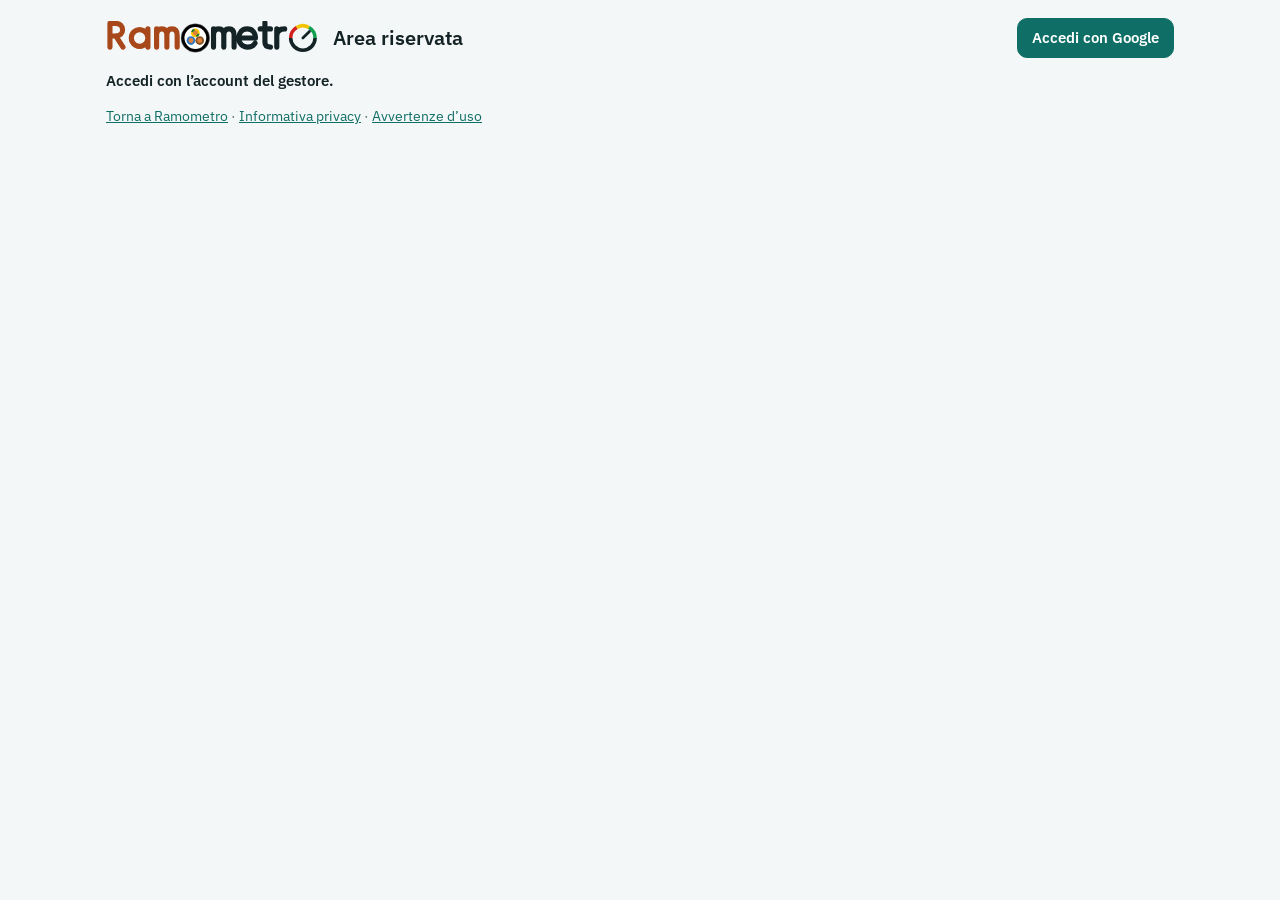
<file: admin.html>
<!DOCTYPE html>
<html lang="it">
<head>
<meta charset="utf-8">
<meta name="viewport" content="width=device-width, initial-scale=1">
<meta name="color-scheme" content="light dark">
<meta name="robots" content="noindex">
<meta name="theme-color" content="#0f6f66">
<title>Area riservata · Ramometro</title>
<link rel="icon" href="icons/icon-192x192.png">
<style>
@import url("fonts/fonts.css");
:root{--cu:#a8481a;--accent:#0f6f66;--ink:#142326;--muted:#566b70;--line:#d5dee1;--bg:#f4f7f7;--surface:#fff;--tint:#e4f1ef;--neg:#c0302b}
@media (prefers-color-scheme:dark){:root{--cu:#e5905a;--accent:#5cc3b8;--ink:#e6eef0;--muted:#9fb3b7;--line:#2b3b3f;--bg:#0f1719;--surface:#16211f;--tint:#1d2f2c;--neg:#ff7a72}}
*{box-sizing:border-box}
body{margin:0;background:var(--bg);color:var(--ink);font:15px/1.5 "IBM Plex Sans",system-ui,sans-serif}
main{max-width:1100px;margin:0 auto;padding:18px 16px 48px}
header{display:flex;align-items:center;gap:12px;flex-wrap:wrap;margin-bottom:12px}
header .wmk{display:block;height:34px}header .wmk svg{height:100%;width:auto;display:block}
header b{font-family:"Archivo Black",system-ui,sans-serif;font-size:1.2em}
header .sp{flex:1}
h1{font-size:1.35em;margin:0}
h2{font-family:"IBM Plex Sans Condensed","IBM Plex Sans",sans-serif;font-weight:600;font-size:1.15em;color:var(--accent);margin:4px 0 8px}
section{background:var(--surface);border:1px solid var(--line);border-radius:14px;padding:14px 16px;margin:12px 0}
button,input{font:inherit}
button{min-height:40px;padding:0 14px;border-radius:10px;border:1px solid var(--line);background:var(--surface);color:var(--ink);font-weight:600;cursor:pointer;transition:background .15s,border-color .15s}
button:hover:not(:disabled){border-color:var(--accent);background:var(--tint)}
button:disabled{opacity:.45;cursor:not-allowed}
button.p{background:var(--accent);color:#fff;border-color:var(--accent)}
button.bad{color:var(--neg)}
input{min-height:40px;padding:0 10px;border:1px solid var(--line);border-radius:10px;background:var(--surface);color:var(--ink)}
label{display:inline-flex;flex-direction:column;gap:4px;font-size:.9em;color:var(--muted)}
.row{display:flex;gap:12px;align-items:flex-end;flex-wrap:wrap}
.mut{color:var(--muted);font-size:.9em}
.msg{min-height:1.4em;font-weight:600;margin:6px 0}.msg.bad{color:var(--neg)}
.tw{overflow-x:auto}
table{border-collapse:collapse;width:100%;font-size:.92em}
th,td{border-bottom:1px solid var(--line);padding:7px 8px;text-align:left;white-space:nowrap}
th{background:var(--tint);font-weight:600}
td.code{font-family:ui-monospace,Menlo,monospace;font-weight:700;letter-spacing:.06em}
td.acts{display:flex;gap:6px}
td.acts button{min-height:34px;padding:0 10px}
.seg{display:inline-flex;border:1px solid var(--line);border-radius:10px;overflow:hidden}
.seg label{flex-direction:row;align-items:center;gap:0;color:var(--ink);font-size:1em}
.seg input{position:absolute;opacity:0;pointer-events:none}
.seg span{display:inline-flex;align-items:center;min-height:40px;padding:0 16px;cursor:pointer;font-weight:600;transition:background .15s}
.seg label:hover span{background:var(--tint)}
.seg input:checked+span{background:var(--accent);color:#fff}
.seg input:focus-visible+span{outline:2px solid var(--accent);outline-offset:-2px}
label.ck{flex-direction:row;align-items:center;gap:8px;color:var(--ink);font-size:1em;min-height:40px}
label.ck input{width:20px;height:20px;min-height:0;accent-color:var(--accent)}
.bars{display:grid;grid-template-columns:auto 1fr auto;gap:6px 10px;align-items:center;font-size:.92em}
.bars i{display:block;height:10px;border-radius:5px;background:var(--accent)}
details summary{cursor:pointer}
@media (max-width:640px){
table.rq thead{display:none}
table.rq,table.rq tbody,table.rq tr,table.rq td{display:block;width:100%}
table.rq tr{padding:10px 0;border-bottom:1px solid var(--line)}
table.rq td{border:0;padding:2px 0;white-space:normal}
table.rq td.code{font-size:1.2em}
table.rq td[data-l]::before{content:attr(data-l) ": ";color:var(--muted)}
table.rq td.acts{display:flex;flex-wrap:wrap;gap:8px;padding-top:8px}
table.rq td.acts button{min-height:40px}
}
.kpis{display:grid;grid-template-columns:repeat(auto-fit,minmax(170px,1fr));gap:10px}
.kpi{border:1px solid var(--line);border-radius:12px;padding:10px 12px;display:flex;flex-direction:column}
.kpi b{font-size:1.6em;line-height:1.2}
.kpi small{color:var(--muted)}
#chart svg{width:100%;height:auto;display:block}
#chart rect{fill:var(--accent)}
#chart line{stroke:var(--line)}
#chart text{fill:var(--muted);font-size:12px}
</style>
</head>
<body>
<main>
<header><span class="wmk" role="img" aria-label="Ramometro"><svg viewBox="-10 -66 545 86" aria-hidden="true" focusable="false"><g stroke-linecap="round" stroke-linejoin="round" fill="none" stroke-width="13"><path d="M0 0V-60H14C25-60 32-53.5 32-44S25-28 14-28H0M15-28L33 0" style="stroke:var(--cu)"/></g><g transform="translate(15 0)"><g stroke-linecap="round" stroke-linejoin="round" fill="none" stroke-width="13"><path d="M39-23A21 21 0 1 1 39-22.9M81-46V0M103 0V-46M103-30C103-42 109-46 116-46S129-42 129-30V0M129-30C129-42 135-46 142-46S155-42 155-30V0" style="stroke:var(--cu)"/><path transform="translate(12 0)" d="M235 0V-46M235-30C235-42 241-46 248-46S261-42 261-30V0M261-30C261-42 267-46 274-46S287-42 287-30V0M299-23H341C341-37 333-46 320-46S299-36 299-23S308 0 321 0C330 0 337-4 340-10M365-62V-12C365-4 370 0 379 0M353-46H379M395 0V-46M395-28Q395-46 415-46" style="stroke:var(--ink)"/></g><g transform="translate(201 -23) scale(1.02) translate(-201 23)"><circle cx="201" cy="-23" r="35.5" fill="#000" stroke="#8a9094" stroke-width="1"/><circle cx="201" cy="-23" r="27" fill="#fff"/><circle cx="201" cy="-35.6" r="10.8" fill="#ffc400"/><path d="M201 -35.6L211.43 -32.8A10.8 10.8 0 0 1 203.8 -25.17Z" fill="#157a35"/><path d="M201 -35.6L190.57 -38.4A10.8 10.8 0 0 1 198.2 -46.03Z" fill="#157a35"/><circle cx="190.1" cy="-16.7" r="10.8" fill="#2f78c4"/><circle cx="211.9" cy="-16.7" r="10.8" fill="#8a5426"/><circle cx="201" cy="-35.6" r="6" fill="#e0833a"/><circle cx="190.1" cy="-16.7" r="6" fill="#e0833a"/><circle cx="211.9" cy="-16.7" r="6" fill="#e0833a"/></g><path d="M442.1-23A30.9 30.9 0 0 1 457.55-49.76" fill="none" stroke="#d3201f" stroke-width="9"/><path d="M457.55-49.76A30.9 30.9 0 0 1 488.45-49.76" fill="none" stroke="#f5c400" stroke-width="9"/><path d="M488.45-49.76A30.9 30.9 0 0 1 503.9-23" fill="none" stroke="#12a150" stroke-width="9"/><path d="M503.9-23A30.9 30.9 0 0 1 442.1-23" fill="none" stroke="var(--ink)" stroke-width="9"/><line x1="473" y1="-23" x2="489.7" y2="-39.7" stroke="var(--ink)" stroke-width="7" stroke-linecap="round"/></g></svg></span><h1>Area riservata</h1><span class="sp"></span><span class="mut" id="who"></span><button id="in" class="p">Accedi con Google</button><button id="out" hidden>Esci</button></header>
<p class="msg" id="msg" role="status" aria-live="polite"></p>
<div id="app" hidden>
<section>
<h2>Accesso</h2>
<p class="mut">Chi apre l’app per la prima volta chiede l’accesso: tu lo approvi a mano, oppure l’app lo approva da sola. Non sai chi è: vedi solo il codice casuale della richiesta e, se ha risposto, come ha conosciuto Ramometro e per che uso.</p>
<div class="row">
<div class="seg" role="radiogroup" aria-label="Approvazione"><label><input type="radio" name="am" value="man"><span>Manuale</span></label><label><input type="radio" name="am" value="auto"><span>Automatica</span></label></div>
<label class="ck"><input type="checkbox" id="open"> Nuove richieste aperte</label>
<label>Limite al giorno per l’approvazione automatica (0 = nessuno)<input id="mxd" type="number" min="0" max="1000" value="0" style="width:110px"></label>
<button id="sva" class="p">Salva</button>
</div>
<p class="mut" id="accNote"></p>
</section>
<section>
<div class="row" style="justify-content:space-between;align-items:center"><h2 id="pendT">Richieste in attesa</h2><button id="okAll" hidden>Approva tutte</button></div>
<div id="pend"></div>
<h2 style="margin-top:16px">Accessi approvati</h2>
<div id="appr"></div>
<details style="margin-top:12px"><summary class="mut">Richieste rifiutate o ritirate</summary><div id="rej" style="margin-top:8px"></div></details>
</section>
<section>
<h2>Codici d’invito <span class="mut" style="font-weight:400">· per chi incontri di persona o per i tuoi dispositivi</span></h2>
<p class="mut">Un codice abilita l’app su un dispositivo per ogni attivazione. Il sistema conta solo quante volte è stato usato: non registra chi lo usa.</p>
<div class="row"><label>Attivazioni<input id="max" type="number" min="1" max="500" value="1" style="width:110px"></label><label>Attivabile fino al (facoltativo)<input id="exp" type="date"></label><button id="mk" class="p">Crea codice</button></div>
<div id="codes" style="margin-top:12px"></div>
</section>
<section>
<div class="row" style="justify-content:space-between;align-items:center"><h2>Statistiche anonime</h2><button id="rl">Aggiorna</button></div>
<p class="mut">Solo totali: nessun identificativo, nessun dato personale.</p>
<div class="kpis" id="kpi"></div>
<h2 style="margin-top:16px">Dispositivi attivi al giorno, ultimi 30 giorni</h2>
<div id="chart"></div>
<h2 style="margin-top:16px">Giorno per giorno</h2>
<div id="days"></div>
<div class="row" style="align-items:flex-start;margin-top:12px"><div style="flex:1 1 300px"><h2>Come hanno conosciuto Ramometro</h2><div id="src"></div></div><div style="flex:1 1 300px"><h2>Per che uso</h2><div id="uso"></div></div></div>
<div class="row" style="align-items:flex-start;margin-top:12px"><div style="flex:1 1 300px"><h2>Mesi</h2><div id="months"></div></div><div style="flex:1 1 300px"><h2>Versioni</h2><div id="vers"></div></div></div>
</section>
</div>
<p class="mut"><a href="./" style="color:var(--accent)">Torna a Ramometro</a> · <a href="privacy.html" style="color:var(--accent)">Informativa privacy</a> · <a href="avvertenze.html" style="color:var(--accent)">Avvertenze d’uso</a></p>
</main>
<script>window.__RM_FB={"apiKey": "AIzaSyAbJS0uywLJpEMcrIGnP0_t0JaekjPAHEI", "authDomain": "ramometro-eddb8.firebaseapp.com", "projectId": "ramometro-eddb8", "storageBucket": "ramometro-eddb8.firebasestorage.app", "messagingSenderId": "974149179409", "appId": "1:974149179409:web:30d7b70207a4acdd3939b0"};</script>
<script src="admin.min.js"></script>
</body>
</html>
</file>
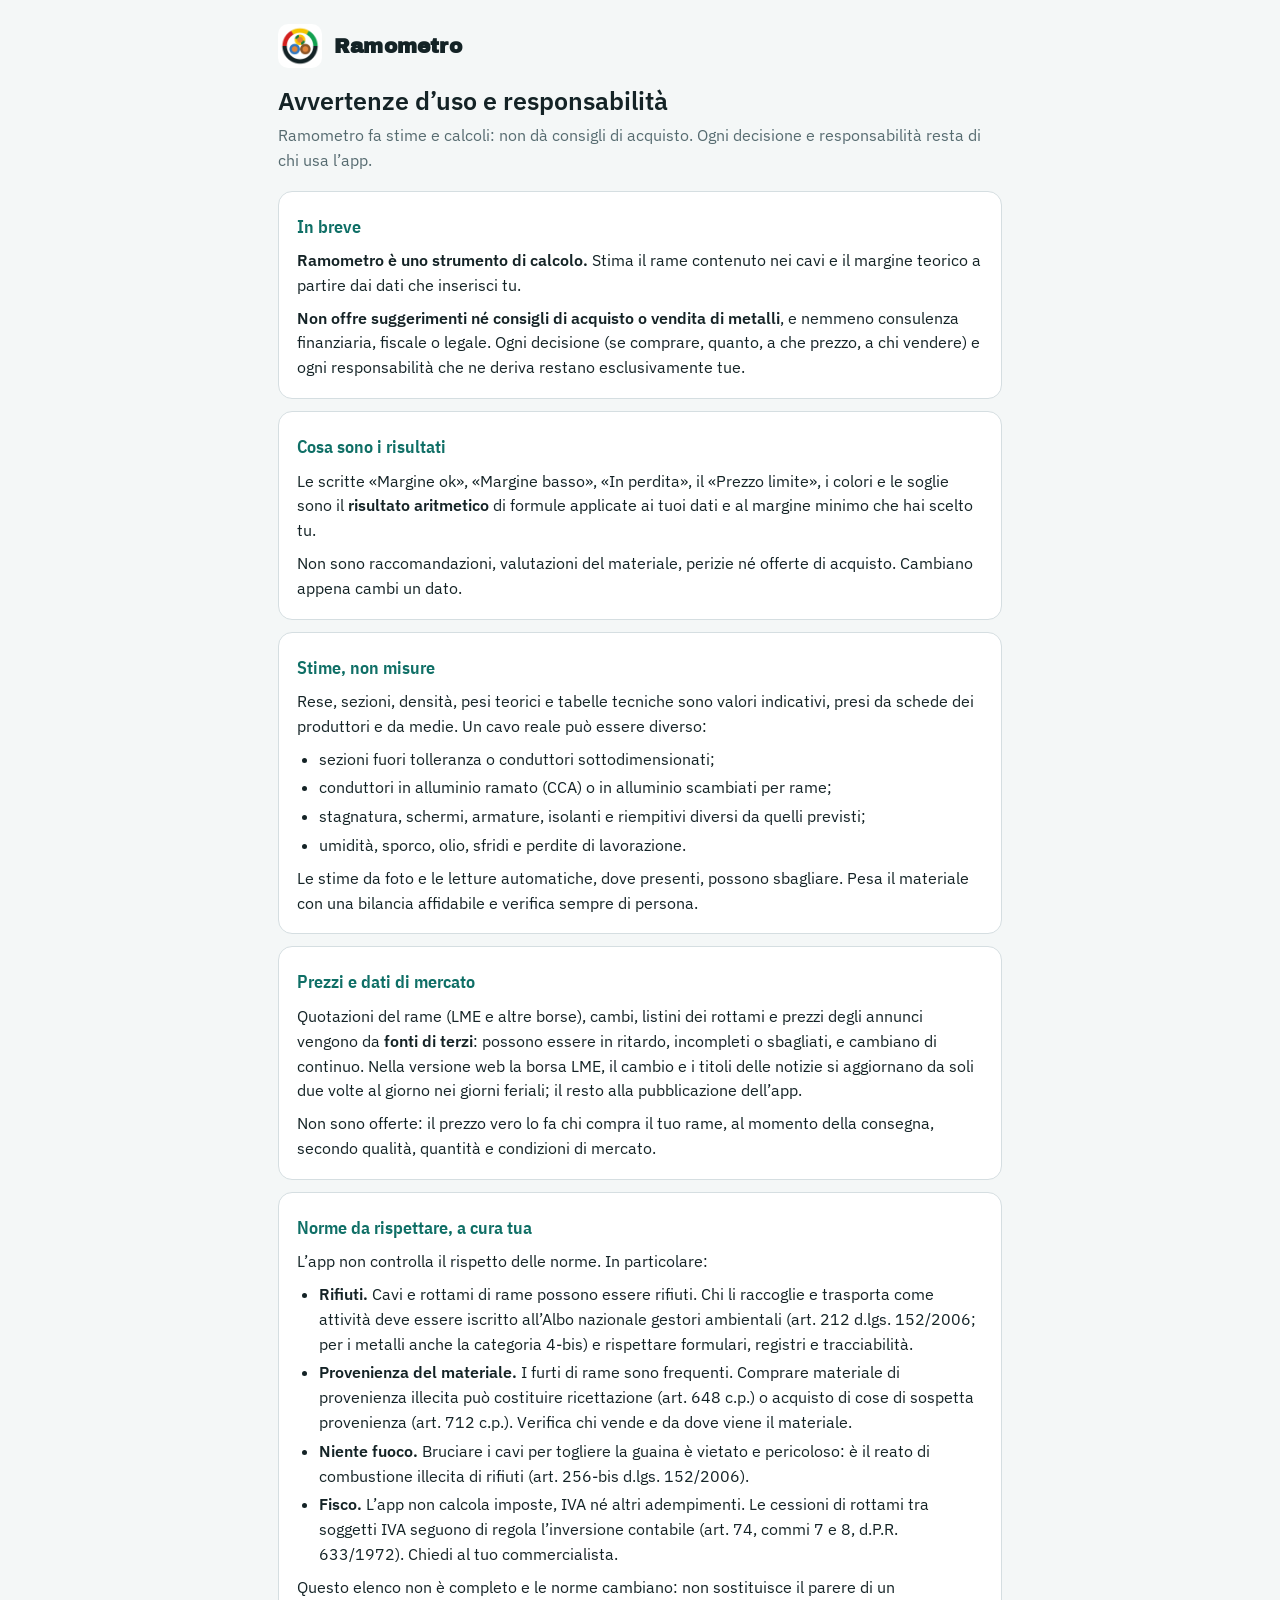
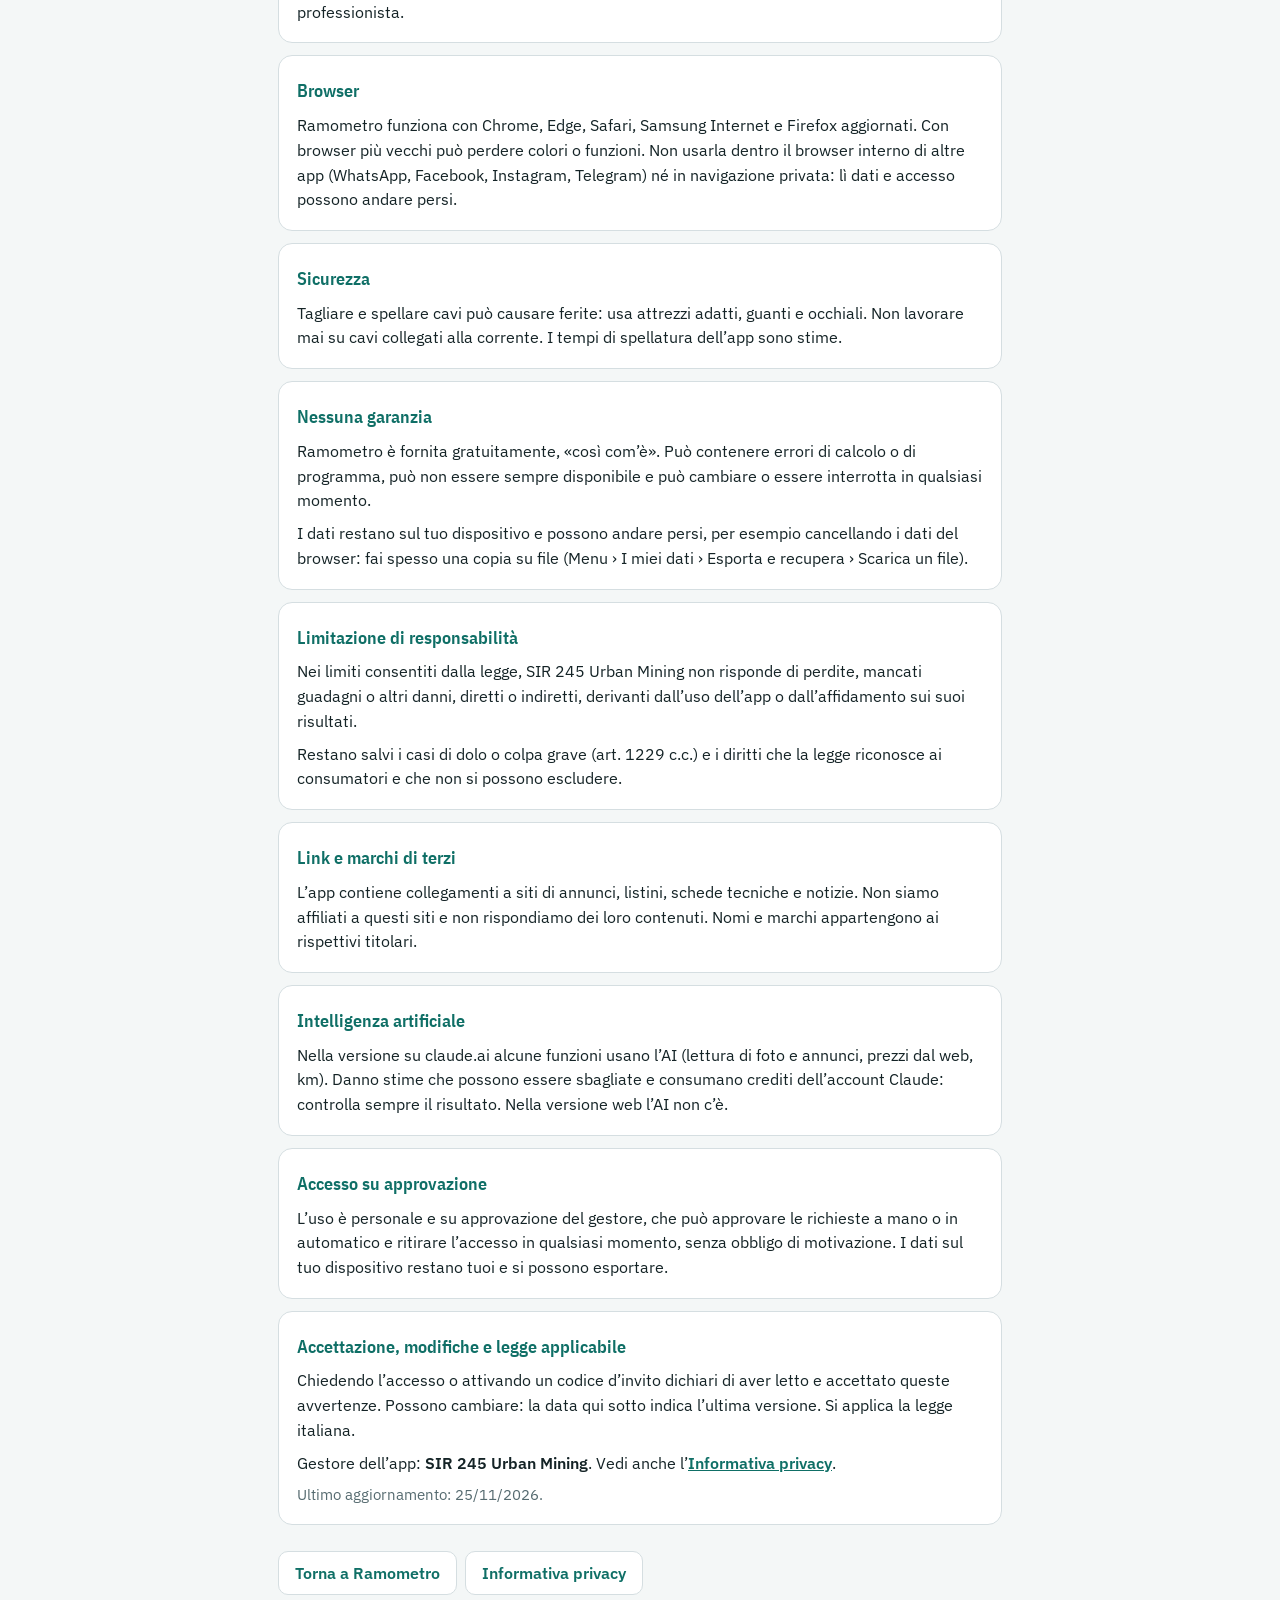
<file: avvertenze.html>
<!DOCTYPE html>
<html lang="it">
<head>
<meta charset="utf-8">
<meta name="viewport" content="width=device-width, initial-scale=1">
<meta name="color-scheme" content="light dark">
<meta name="theme-color" content="#0f6f66">
<title>Avvertenze d’uso e responsabilità · Ramometro</title>
<link rel="icon" href="icons/icon-192x192.png">
<style>@import url("fonts/fonts.css");
:root{--accent:#0f6f66;--ink:#142326;--muted:#566b70;--line:#d5dee1;--bg:#f4f7f7;--surface:#fff;--tint:#e4f1ef}
@media (prefers-color-scheme:dark){:root{--accent:#5cc3b8;--ink:#e6eef0;--muted:#9fb3b7;--line:#2b3b3f;--bg:#0f1719;--surface:#16211f;--tint:#1d2f2c}}
*{box-sizing:border-box}
body{margin:0;background:var(--bg);color:var(--ink);font:16px/1.55 "IBM Plex Sans",system-ui,sans-serif}
main{max-width:760px;margin:0 auto;padding:20px 18px 48px}
header{display:flex;align-items:center;gap:12px;margin:4px 0 18px}
header img{width:44px;height:44px;border-radius:10px}
header b{font-family:"Archivo Black",system-ui,sans-serif;font-size:1.25em;letter-spacing:.01em}
h1{font-size:1.55em;margin:0 0 6px;line-height:1.25}
.lead{color:var(--muted);margin:0 0 18px}
section{background:var(--surface);border:1px solid var(--line);border-radius:14px;padding:6px 18px 10px;margin:12px 0}
h2{font-family:"IBM Plex Sans Condensed","IBM Plex Sans",sans-serif;font-weight:600;font-size:1.15em;color:var(--accent);margin:14px 0 6px}
p{margin:8px 0}ul{margin:8px 0;padding-left:22px}li{margin:4px 0}
a{color:var(--accent);font-weight:600}
.mut{color:var(--muted);font-size:.92em}
.tw{overflow-x:auto}
table{border-collapse:collapse;width:100%;font-size:.93em;margin:8px 0}
th,td{border:1px solid var(--line);padding:8px;text-align:left;vertical-align:top}
th{background:var(--tint)}
.back{display:inline-flex;align-items:center;min-height:44px;padding:0 16px;border-radius:10px;border:1px solid var(--line);background:var(--surface);text-decoration:none;margin-top:14px}
.back:hover{border-color:var(--accent);background:var(--tint)}
nav{display:flex;gap:8px;flex-wrap:wrap;margin:10px 0 0}</style>
</head>
<body>
<main>
<header><img src="icons/icon-192x192.png" alt=""><b>Ramometro</b></header>
<h1>Avvertenze d’uso e responsabilità</h1>
<p class="lead">Ramometro fa stime e calcoli: non dà consigli di acquisto. Ogni decisione e responsabilità resta di chi usa l’app.</p>
<section><h2>In breve</h2>
<p><b>Ramometro è uno strumento di calcolo.</b> Stima il rame contenuto nei cavi e il margine teorico a partire dai dati che inserisci tu.</p>
<p><b>Non offre suggerimenti né consigli di acquisto o vendita di metalli</b>, e nemmeno consulenza finanziaria, fiscale o legale. Ogni decisione (se comprare, quanto, a che prezzo, a chi vendere) e ogni responsabilità che ne deriva restano esclusivamente tue.</p></section>
<section><h2>Cosa sono i risultati</h2>
<p>Le scritte «Margine ok», «Margine basso», «In perdita», il «Prezzo limite», i colori e le soglie sono il <b>risultato aritmetico</b> di formule applicate ai tuoi dati e al margine minimo che hai scelto tu.</p>
<p>Non sono raccomandazioni, valutazioni del materiale, perizie né offerte di acquisto. Cambiano appena cambi un dato.</p></section>
<section><h2>Stime, non misure</h2>
<p>Rese, sezioni, densità, pesi teorici e tabelle tecniche sono valori indicativi, presi da schede dei produttori e da medie. Un cavo reale può essere diverso:</p>
<ul><li>sezioni fuori tolleranza o conduttori sottodimensionati;</li>
<li>conduttori in alluminio ramato (CCA) o in alluminio scambiati per rame;</li>
<li>stagnatura, schermi, armature, isolanti e riempitivi diversi da quelli previsti;</li>
<li>umidità, sporco, olio, sfridi e perdite di lavorazione.</li></ul>
<p>Le stime da foto e le letture automatiche, dove presenti, possono sbagliare. Pesa il materiale con una bilancia affidabile e verifica sempre di persona.</p></section>
<section><h2>Prezzi e dati di mercato</h2>
<p>Quotazioni del rame (LME e altre borse), cambi, listini dei rottami e prezzi degli annunci vengono da <b>fonti di terzi</b>: possono essere in ritardo, incompleti o sbagliati, e cambiano di continuo. Nella versione web la borsa LME, il cambio e i titoli delle notizie si aggiornano da soli due volte al giorno nei giorni feriali; il resto alla pubblicazione dell’app.</p>
<p>Non sono offerte: il prezzo vero lo fa chi compra il tuo rame, al momento della consegna, secondo qualità, quantità e condizioni di mercato.</p></section>
<section><h2>Norme da rispettare, a cura tua</h2>
<p>L’app non controlla il rispetto delle norme. In particolare:</p>
<ul><li><b>Rifiuti.</b> Cavi e rottami di rame possono essere rifiuti. Chi li raccoglie e trasporta come attività deve essere iscritto all’Albo nazionale gestori ambientali (art. 212 d.lgs. 152/2006; per i metalli anche la categoria 4-bis) e rispettare formulari, registri e tracciabilità.</li>
<li><b>Provenienza del materiale.</b> I furti di rame sono frequenti. Comprare materiale di provenienza illecita può costituire ricettazione (art. 648 c.p.) o acquisto di cose di sospetta provenienza (art. 712 c.p.). Verifica chi vende e da dove viene il materiale.</li>
<li><b>Niente fuoco.</b> Bruciare i cavi per togliere la guaina è vietato e pericoloso: è il reato di combustione illecita di rifiuti (art. 256-bis d.lgs. 152/2006).</li>
<li><b>Fisco.</b> L’app non calcola imposte, IVA né altri adempimenti. Le cessioni di rottami tra soggetti IVA seguono di regola l’inversione contabile (art. 74, commi 7 e 8, d.P.R. 633/1972). Chiedi al tuo commercialista.</li></ul>
<p>Questo elenco non è completo e le norme cambiano: non sostituisce il parere di un professionista.</p></section>
<section><h2>Browser</h2>
<p>Ramometro funziona con Chrome, Edge, Safari, Samsung Internet e Firefox aggiornati. Con browser più vecchi può perdere colori o funzioni. Non usarla dentro il browser interno di altre app (WhatsApp, Facebook, Instagram, Telegram) né in navigazione privata: lì dati e accesso possono andare persi.</p></section>
<section><h2>Sicurezza</h2>
<p>Tagliare e spellare cavi può causare ferite: usa attrezzi adatti, guanti e occhiali. Non lavorare mai su cavi collegati alla corrente. I tempi di spellatura dell’app sono stime.</p></section>
<section><h2>Nessuna garanzia</h2>
<p>Ramometro è fornita gratuitamente, «così com’è». Può contenere errori di calcolo o di programma, può non essere sempre disponibile e può cambiare o essere interrotta in qualsiasi momento.</p>
<p>I dati restano sul tuo dispositivo e possono andare persi, per esempio cancellando i dati del browser: fai spesso una copia su file (Menu › I miei dati › Esporta e recupera › Scarica un file).</p></section>
<section><h2>Limitazione di responsabilità</h2>
<p>Nei limiti consentiti dalla legge, SIR 245 Urban Mining non risponde di perdite, mancati guadagni o altri danni, diretti o indiretti, derivanti dall’uso dell’app o dall’affidamento sui suoi risultati.</p>
<p>Restano salvi i casi di dolo o colpa grave (art. 1229 c.c.) e i diritti che la legge riconosce ai consumatori e che non si possono escludere.</p></section>
<section><h2>Link e marchi di terzi</h2>
<p>L’app contiene collegamenti a siti di annunci, listini, schede tecniche e notizie. Non siamo affiliati a questi siti e non rispondiamo dei loro contenuti. Nomi e marchi appartengono ai rispettivi titolari.</p></section>
<section><h2>Intelligenza artificiale</h2>
<p>Nella versione su claude.ai alcune funzioni usano l’AI (lettura di foto e annunci, prezzi dal web, km). Danno stime che possono essere sbagliate e consumano crediti dell’account Claude: controlla sempre il risultato. Nella versione web l’AI non c’è.</p></section>
<section><h2>Accesso su approvazione</h2>
<p>L’uso è personale e su approvazione del gestore, che può approvare le richieste a mano o in automatico e ritirare l’accesso in qualsiasi momento, senza obbligo di motivazione. I dati sul tuo dispositivo restano tuoi e si possono esportare.</p></section>
<section><h2>Accettazione, modifiche e legge applicabile</h2>
<p>Chiedendo l’accesso o attivando un codice d’invito dichiari di aver letto e accettato queste avvertenze. Possono cambiare: la data qui sotto indica l’ultima versione. Si applica la legge italiana.</p>
<p>Gestore dell’app: <b>SIR 245 Urban Mining</b>. Vedi anche l’<a href="privacy.html">Informativa privacy</a>.</p>
<p class="mut">Ultimo aggiornamento: 25/11/2026.</p></section>
<nav><a class="back" href="./">Torna a Ramometro</a><a class="back" href="privacy.html">Informativa privacy</a></nav>
</main>
</body>
</html>
</file>
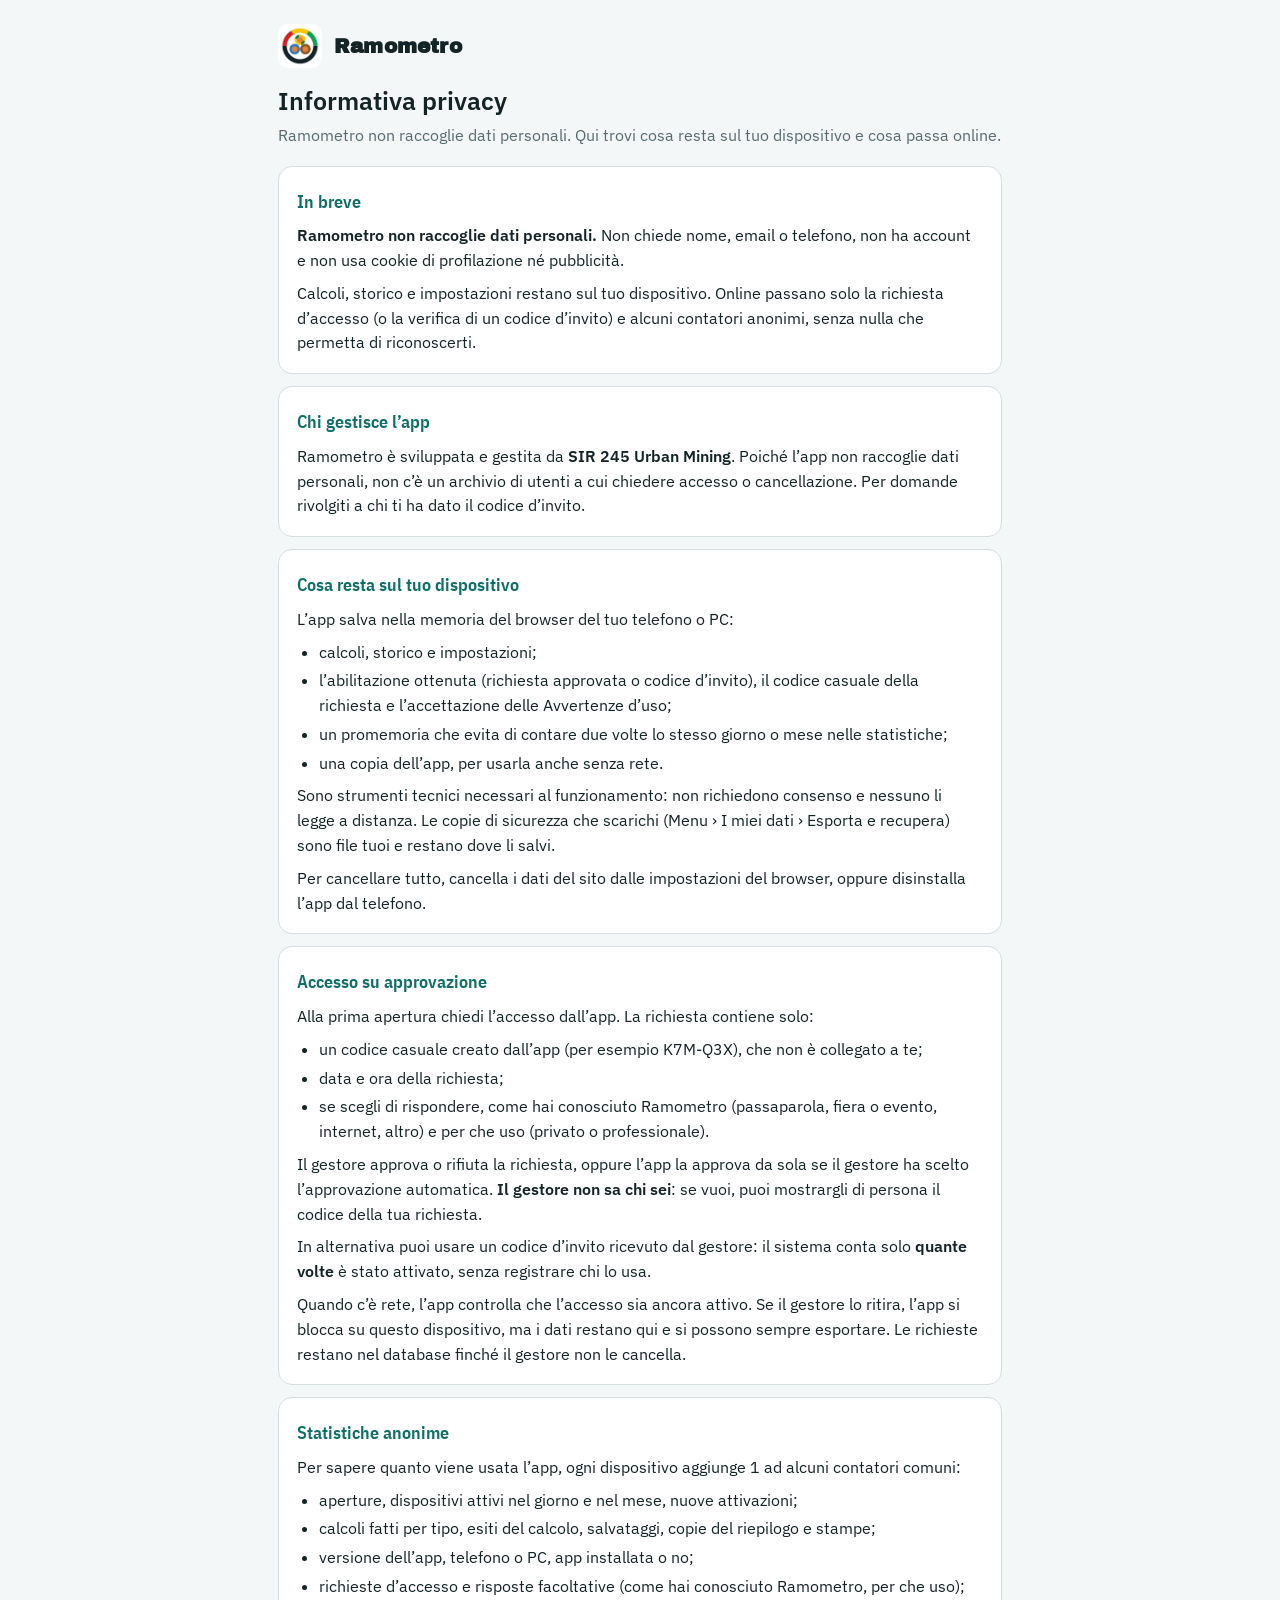
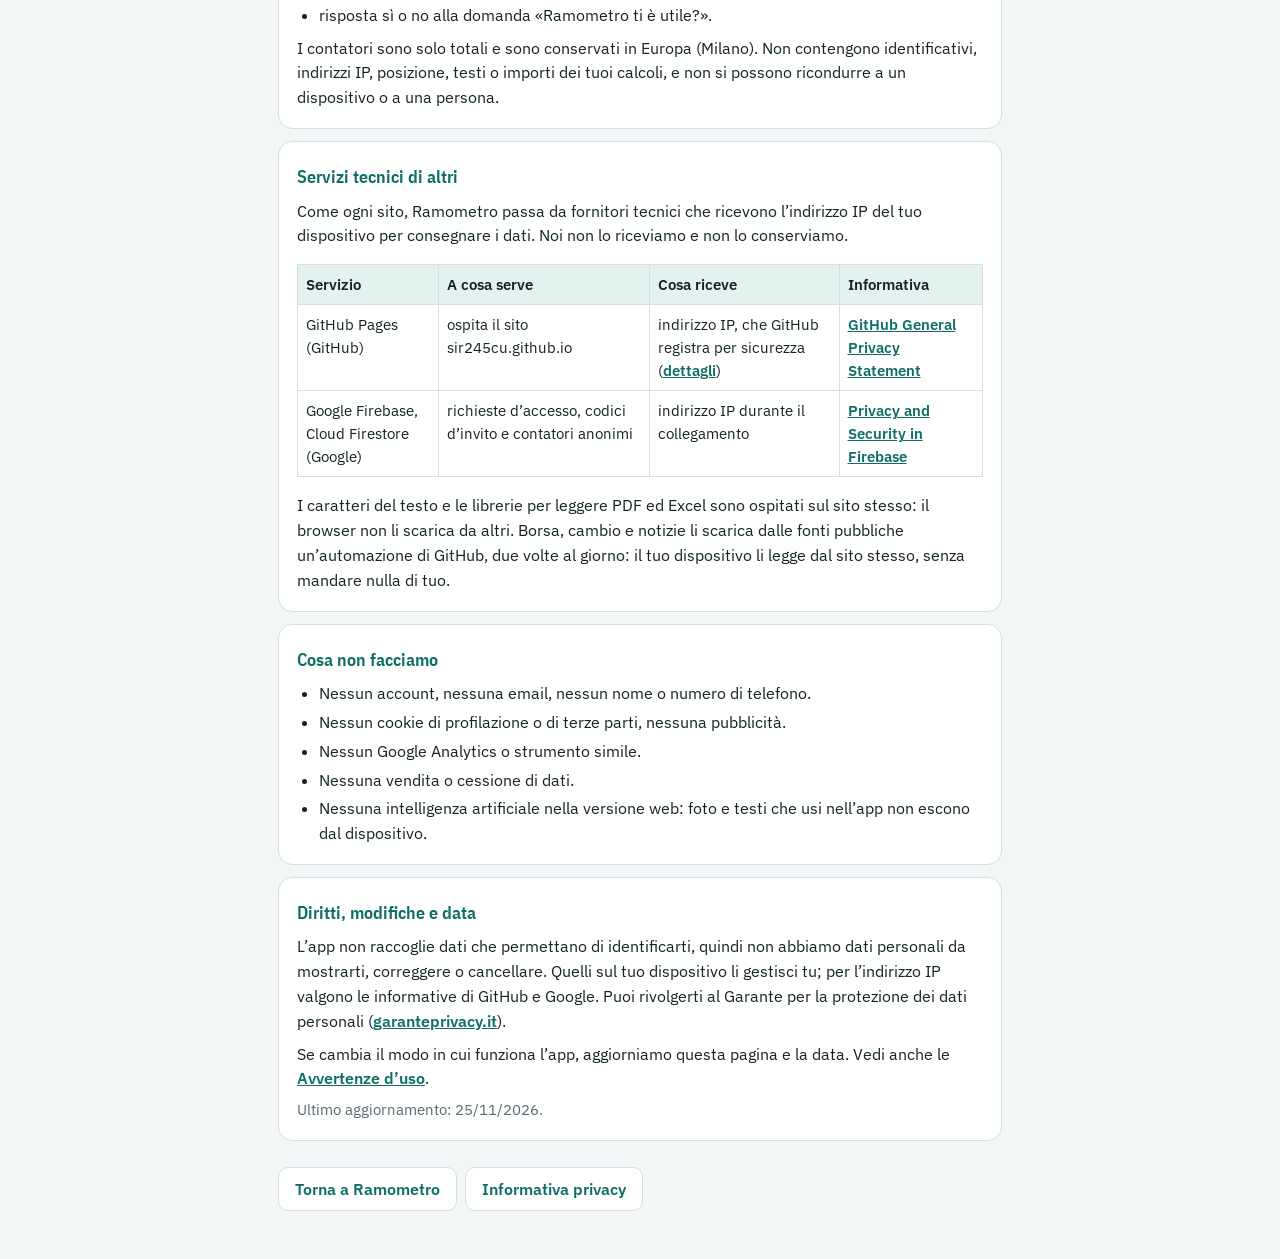
<file: privacy.html>
<!DOCTYPE html>
<html lang="it">
<head>
<meta charset="utf-8">
<meta name="viewport" content="width=device-width, initial-scale=1">
<meta name="color-scheme" content="light dark">
<meta name="theme-color" content="#0f6f66">
<title>Informativa privacy · Ramometro</title>
<link rel="icon" href="icons/icon-192x192.png">
<style>@import url("fonts/fonts.css");
:root{--accent:#0f6f66;--ink:#142326;--muted:#566b70;--line:#d5dee1;--bg:#f4f7f7;--surface:#fff;--tint:#e4f1ef}
@media (prefers-color-scheme:dark){:root{--accent:#5cc3b8;--ink:#e6eef0;--muted:#9fb3b7;--line:#2b3b3f;--bg:#0f1719;--surface:#16211f;--tint:#1d2f2c}}
*{box-sizing:border-box}
body{margin:0;background:var(--bg);color:var(--ink);font:16px/1.55 "IBM Plex Sans",system-ui,sans-serif}
main{max-width:760px;margin:0 auto;padding:20px 18px 48px}
header{display:flex;align-items:center;gap:12px;margin:4px 0 18px}
header img{width:44px;height:44px;border-radius:10px}
header b{font-family:"Archivo Black",system-ui,sans-serif;font-size:1.25em;letter-spacing:.01em}
h1{font-size:1.55em;margin:0 0 6px;line-height:1.25}
.lead{color:var(--muted);margin:0 0 18px}
section{background:var(--surface);border:1px solid var(--line);border-radius:14px;padding:6px 18px 10px;margin:12px 0}
h2{font-family:"IBM Plex Sans Condensed","IBM Plex Sans",sans-serif;font-weight:600;font-size:1.15em;color:var(--accent);margin:14px 0 6px}
p{margin:8px 0}ul{margin:8px 0;padding-left:22px}li{margin:4px 0}
a{color:var(--accent);font-weight:600}
.mut{color:var(--muted);font-size:.92em}
.tw{overflow-x:auto}
table{border-collapse:collapse;width:100%;font-size:.93em;margin:8px 0}
th,td{border:1px solid var(--line);padding:8px;text-align:left;vertical-align:top}
th{background:var(--tint)}
.back{display:inline-flex;align-items:center;min-height:44px;padding:0 16px;border-radius:10px;border:1px solid var(--line);background:var(--surface);text-decoration:none;margin-top:14px}
.back:hover{border-color:var(--accent);background:var(--tint)}
nav{display:flex;gap:8px;flex-wrap:wrap;margin:10px 0 0}</style>
</head>
<body>
<main>
<header><img src="icons/icon-192x192.png" alt=""><b>Ramometro</b></header>
<h1>Informativa privacy</h1>
<p class="lead">Ramometro non raccoglie dati personali. Qui trovi cosa resta sul tuo dispositivo e cosa passa online.</p>
<section><h2>In breve</h2>
<p><b>Ramometro non raccoglie dati personali.</b> Non chiede nome, email o telefono, non ha account e non usa cookie di profilazione né pubblicità.</p>
<p>Calcoli, storico e impostazioni restano sul tuo dispositivo. Online passano solo la richiesta d’accesso (o la verifica di un codice d’invito) e alcuni contatori anonimi, senza nulla che permetta di riconoscerti.</p></section>
<section><h2>Chi gestisce l’app</h2>
<p>Ramometro è sviluppata e gestita da <b>SIR 245 Urban Mining</b>. Poiché l’app non raccoglie dati personali, non c’è un archivio di utenti a cui chiedere accesso o cancellazione. Per domande rivolgiti a chi ti ha dato il codice d’invito.</p></section>
<section><h2>Cosa resta sul tuo dispositivo</h2>
<p>L’app salva nella memoria del browser del tuo telefono o PC:</p>
<ul><li>calcoli, storico e impostazioni;</li>
<li>l’abilitazione ottenuta (richiesta approvata o codice d’invito), il codice casuale della richiesta e l’accettazione delle Avvertenze d’uso;</li>
<li>un promemoria che evita di contare due volte lo stesso giorno o mese nelle statistiche;</li>
<li>una copia dell’app, per usarla anche senza rete.</li></ul>
<p>Sono strumenti tecnici necessari al funzionamento: non richiedono consenso e nessuno li legge a distanza. Le copie di sicurezza che scarichi (Menu › I miei dati › Esporta e recupera) sono file tuoi e restano dove li salvi.</p>
<p>Per cancellare tutto, cancella i dati del sito dalle impostazioni del browser, oppure disinstalla l’app dal telefono.</p></section>
<section><h2>Accesso su approvazione</h2>
<p>Alla prima apertura chiedi l’accesso dall’app. La richiesta contiene solo:</p>
<ul><li>un codice casuale creato dall’app (per esempio K7M-Q3X), che non è collegato a te;</li>
<li>data e ora della richiesta;</li>
<li>se scegli di rispondere, come hai conosciuto Ramometro (passaparola, fiera o evento, internet, altro) e per che uso (privato o professionale).</li></ul>
<p>Il gestore approva o rifiuta la richiesta, oppure l’app la approva da sola se il gestore ha scelto l’approvazione automatica. <b>Il gestore non sa chi sei</b>: se vuoi, puoi mostrargli di persona il codice della tua richiesta.</p>
<p>In alternativa puoi usare un codice d’invito ricevuto dal gestore: il sistema conta solo <b>quante volte</b> è stato attivato, senza registrare chi lo usa.</p>
<p>Quando c’è rete, l’app controlla che l’accesso sia ancora attivo. Se il gestore lo ritira, l’app si blocca su questo dispositivo, ma i dati restano qui e si possono sempre esportare. Le richieste restano nel database finché il gestore non le cancella.</p></section>
<section><h2>Statistiche anonime</h2>
<p>Per sapere quanto viene usata l’app, ogni dispositivo aggiunge 1 ad alcuni contatori comuni:</p>
<ul><li>aperture, dispositivi attivi nel giorno e nel mese, nuove attivazioni;</li>
<li>calcoli fatti per tipo, esiti del calcolo, salvataggi, copie del riepilogo e stampe;</li>
<li>versione dell’app, telefono o PC, app installata o no;</li>
<li>richieste d’accesso e risposte facoltative (come hai conosciuto Ramometro, per che uso);</li>
<li>risposta sì o no alla domanda «Ramometro ti è utile?».</li></ul>
<p>I contatori sono solo totali e sono conservati in Europa (Milano). Non contengono identificativi, indirizzi IP, posizione, testi o importi dei tuoi calcoli, e non si possono ricondurre a un dispositivo o a una persona.</p></section>
<section><h2>Servizi tecnici di altri</h2>
<p>Come ogni sito, Ramometro passa da fornitori tecnici che ricevono l’indirizzo IP del tuo dispositivo per consegnare i dati. Noi non lo riceviamo e non lo conserviamo.</p>
<div class="tw"><table><thead><tr><th>Servizio</th><th>A cosa serve</th><th>Cosa riceve</th><th>Informativa</th></tr></thead><tbody>
<tr><td>GitHub Pages (GitHub)</td><td>ospita il sito sir245cu.github.io</td><td>indirizzo IP, che GitHub registra per sicurezza (<a href="https://docs.github.com/en/pages/getting-started-with-github-pages/what-is-github-pages" target="_blank" rel="noopener">dettagli</a>)</td><td><a href="https://docs.github.com/en/site-policy/privacy-policies/github-general-privacy-statement" target="_blank" rel="noopener">GitHub General Privacy Statement</a></td></tr>
<tr><td>Google Firebase, Cloud Firestore (Google)</td><td>richieste d’accesso, codici d’invito e contatori anonimi</td><td>indirizzo IP durante il collegamento</td><td><a href="https://firebase.google.com/support/privacy" target="_blank" rel="noopener">Privacy and Security in Firebase</a></td></tr>
</tbody></table></div>
<p>I caratteri del testo e le librerie per leggere PDF ed Excel sono ospitati sul sito stesso: il browser non li scarica da altri. Borsa, cambio e notizie li scarica dalle fonti pubbliche un’automazione di GitHub, due volte al giorno: il tuo dispositivo li legge dal sito stesso, senza mandare nulla di tuo.</p></section>
<section><h2>Cosa non facciamo</h2>
<ul><li>Nessun account, nessuna email, nessun nome o numero di telefono.</li>
<li>Nessun cookie di profilazione o di terze parti, nessuna pubblicità.</li>
<li>Nessun Google Analytics o strumento simile.</li>
<li>Nessuna vendita o cessione di dati.</li>
<li>Nessuna intelligenza artificiale nella versione web: foto e testi che usi nell’app non escono dal dispositivo.</li></ul></section>
<section><h2>Diritti, modifiche e data</h2>
<p>L’app non raccoglie dati che permettano di identificarti, quindi non abbiamo dati personali da mostrarti, correggere o cancellare. Quelli sul tuo dispositivo li gestisci tu; per l’indirizzo IP valgono le informative di GitHub e Google. Puoi rivolgerti al Garante per la protezione dei dati personali (<a href="https://www.garanteprivacy.it" target="_blank" rel="noopener">garanteprivacy.it</a>).</p>
<p>Se cambia il modo in cui funziona l’app, aggiorniamo questa pagina e la data. Vedi anche le <a href="avvertenze.html">Avvertenze d’uso</a>.</p>
<p class="mut">Ultimo aggiornamento: 25/11/2026.</p></section>
<nav><a class="back" href="./">Torna a Ramometro</a><a class="back" href="privacy.html">Informativa privacy</a></nav>
</main>
</body>
</html>
</file>
